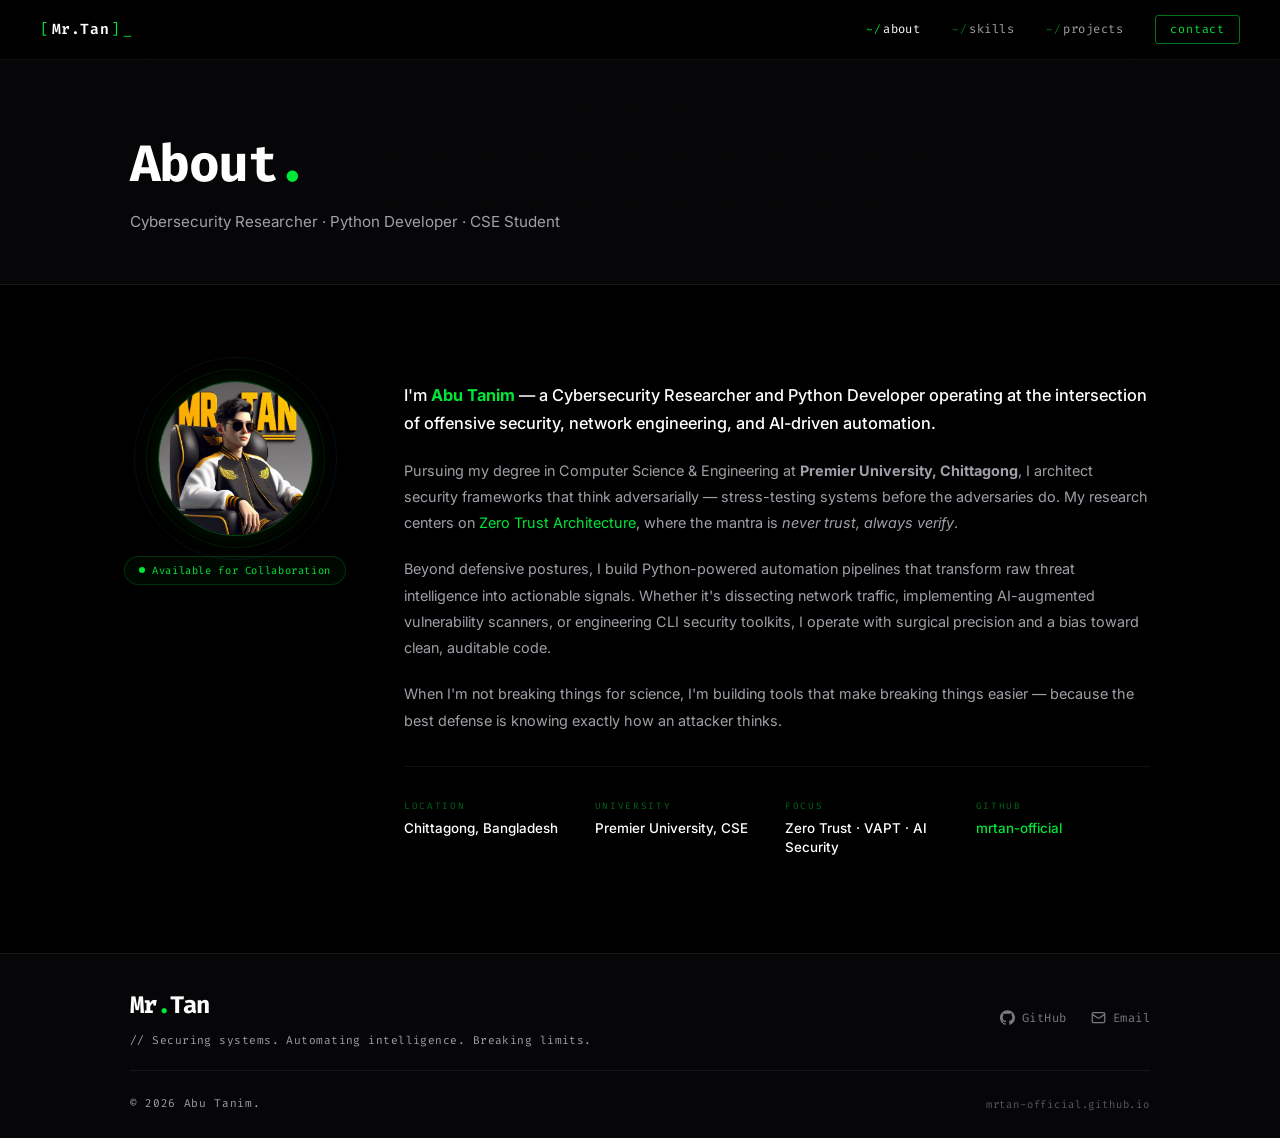
<file: about.html>
<!DOCTYPE html>
<html lang="en">
<head>
  <meta charset="UTF-8"/>
  <meta name="viewport" content="width=device-width,initial-scale=1.0"/>
  <title>About — Mr. Tan</title>
  <link rel="preconnect" href="https://fonts.googleapis.com"/>
  <link rel="preconnect" href="https://fonts.gstatic.com" crossorigin/>
  <link href="https://fonts.googleapis.com/css2?family=Fira+Code:wght@300;400;500;600;700&family=Inter:wght@300;400;500;600&display=swap" rel="stylesheet"/>
  <link rel="stylesheet" href="style.css"/>
  <style>
    .about-grid {
      display:grid; grid-template-columns:210px 1fr;
      gap:var(--sp-16); align-items:start;
    }
    @media(max-width:860px){ .about-grid{ grid-template-columns:1fr; gap:var(--sp-10); } }

    .avatar-frame {
      display:flex; flex-direction:column; align-items:center; gap:var(--sp-5);
      position:sticky; top:calc(60px + var(--sp-8));
    }
    .avatar-wrap { position:relative; width:155px; height:155px; margin:0 auto; }
    .avatar-ring {
      position:absolute; inset:-12px; border-radius:50%;
      border:1px solid rgba(0,230,57,.12); animation:spinRing 14s linear infinite; pointer-events:none;
    }
    .avatar-ring-2 { inset:-24px; border-color:rgba(56,189,248,.08); animation-duration:22s; animation-direction:reverse; }
    @keyframes spinRing{ to{transform:rotate(360deg)} }
    .avatar-img {
      position:relative; z-index:1; border-radius:50%;
      object-fit:cover; display:block; width:155px; height:155px;
      border:1.5px solid rgba(0,230,57,.35);
      box-shadow:0 0 28px rgba(0,230,57,.07),0 0 0 8px rgba(0,230,57,.02);
    }
    .status-badge {
      font-family:var(--font-mono); font-size:.65rem; color:var(--neon);
      border:1px solid rgba(0,230,57,.18); background:rgba(0,230,57,.03);
      padding:5px 14px; border-radius:20px; letter-spacing:.06em;
      display:flex; align-items:center; gap:7px; white-space:nowrap;
    }
    .status-dot {
      width:6px; height:6px; background:var(--neon); border-radius:50%; flex-shrink:0;
      animation:pdot 2s ease-in-out infinite;
    }
    @keyframes pdot{0%,100%{box-shadow:0 0 0 0 rgba(0,230,57,.5)}50%{box-shadow:0 0 0 4px rgba(0,230,57,0)}}

    .about-lead { font-size:1.02rem; font-weight:500; color:var(--text-primary); margin-bottom:var(--sp-5); line-height:1.75; }
    .about-body { font-size:.9rem; color:var(--text-secondary); margin-bottom:var(--sp-5); line-height:1.82; }

    .meta-grid {
      display:grid; grid-template-columns:repeat(auto-fit,minmax(140px,1fr));
      gap:var(--sp-4); margin-top:var(--sp-8); padding-top:var(--sp-8);
      border-top:1px solid var(--border);
    }
    .meta-item { display:flex; flex-direction:column; gap:5px; }
    .meta-label { font-family:var(--font-mono); font-size:.58rem; letter-spacing:.18em; color:var(--neon); opacity:.45; text-transform:uppercase; }
    .meta-val { font-size:.84rem; color:var(--text-primary); font-weight:500; line-height:1.4; }
  </style>
</head>
<body>
  <div class="scanlines" aria-hidden="true"></div>

  <nav class="nav" id="nav">
    <a href="index.html" class="nav__logo">
      <span class="nav__logo-bracket">[</span><span class="nav__logo-text">Mr.Tan</span><span class="nav__logo-bracket">]</span><span class="nav__logo-cursor">_</span>
    </a>
    <button class="nav__hamburger" id="hamburger" aria-label="Toggle menu" aria-expanded="false">
      <span></span><span></span><span></span>
    </button>
    <ul class="nav__links" id="nav-links">
      <li><a href="about.html"    class="nav__link active"><span class="nav__link-prefix">~/</span>about</a></li>
      <li><a href="skills.html"   class="nav__link"><span class="nav__link-prefix">~/</span>skills</a></li>
      <li><a href="projects.html" class="nav__link"><span class="nav__link-prefix">~/</span>projects</a></li>
      <li><a href="contact.html"  class="nav__link nav__link--cta">contact</a></li>
    </ul>
  </nav>

  <div class="page">
    <!-- Page hero -->
    <div class="page-hero">
      <div class="page-hero__bg" aria-hidden="true"></div>
      <div class="container">
        <span class="page-hero__eyebrow"></span>
        <h1 class="page-hero__title">About<span class="accent">.</span></h1>
        <p class="page-hero__sub">Cybersecurity Researcher · Python Developer · CSE Student</p>
      </div>
    </div>

    <section class="section">
      <div class="container">
        <div class="about-grid">
          <!-- Avatar -->
          <div class="reveal">
            <div class="avatar-frame">
              <div class="avatar-wrap">
                <img src="assets/images/profile.jpg" alt="Abu Tanim" class="avatar-img"/>
                <div class="avatar-ring"></div>
                <div class="avatar-ring avatar-ring-2"></div>
              </div>
              <div class="status-badge">
                <span class="status-dot"></span>Available for Collaboration
              </div>
            </div>
          </div>

          <!-- Content -->
          <div class="reveal">
            <p class="about-lead">
              I'm <strong class="accent">Abu Tanim</strong> — a Cybersecurity Researcher and Python Developer operating at the intersection of offensive security, network engineering, and AI-driven automation.
            </p>
            <p class="about-body">
              Pursuing my degree in Computer Science &amp; Engineering at <strong>Premier University, Chittagong</strong>, I architect security frameworks that think adversarially — stress-testing systems before the adversaries do. My research centers on <span class="accent">Zero Trust Architecture</span>, where the mantra is <em>never trust, always verify</em>.
            </p>
            <p class="about-body">
              Beyond defensive postures, I build Python-powered automation pipelines that transform raw threat intelligence into actionable signals. Whether it's dissecting network traffic, implementing AI-augmented vulnerability scanners, or engineering CLI security toolkits, I operate with surgical precision and a bias toward clean, auditable code.
            </p>
            <p class="about-body">
              When I'm not breaking things for science, I'm building tools that make breaking things easier — because the best defense is knowing exactly how an attacker thinks.
            </p>

            <div class="meta-grid">
              <div class="meta-item">
                <span class="meta-label">Location</span>
                <span class="meta-val">Chittagong, Bangladesh</span>
              </div>
              <div class="meta-item">
                <span class="meta-label">University</span>
                <span class="meta-val">Premier University, CSE</span>
              </div>
              <div class="meta-item">
                <span class="meta-label">Focus</span>
                <span class="meta-val">Zero Trust · VAPT · AI Security</span>
              </div>
              <div class="meta-item">
                <span class="meta-label">GitHub</span>
                <span class="meta-val"><a href="https://github.com/mrtan-official" style="color:var(--neon);text-decoration:none;" target="_blank">mrtan-official</a></span>
              </div>
            </div>
          </div>
        </div>
      </div>
    </section>

    <!-- Footer -->
    <footer class="footer" id="contact-footer">
      <div class="container">
        <div class="footer__top">
          <div>
            <div class="footer__logo">Mr<span class="accent">.</span>Tan</div>
            <p class="footer__tagline">// Securing systems. Automating intelligence. Breaking limits.</p>
          </div>
          <div class="footer__links">
            <a href="https://github.com/mrtan-official" class="footer__social" target="_blank">
              <svg class="social-icon" viewBox="0 0 24 24" fill="currentColor"><path d="M12 .297c-6.63 0-12 5.373-12 12 0 5.303 3.438 9.8 8.205 11.385.6.113.82-.258.82-.577 0-.285-.01-1.04-.015-2.04-3.338.724-4.042-1.61-4.042-1.61C4.422 18.07 3.633 17.7 3.633 17.7c-1.087-.744.084-.729.084-.729 1.205.084 1.838 1.236 1.838 1.236 1.07 1.835 2.809 1.305 3.495.998.108-.776.417-1.305.76-1.605-2.665-.3-5.466-1.332-5.466-5.93 0-1.31.465-2.38 1.235-3.22-.135-.303-.54-1.523.105-3.176 0 0 1.005-.322 3.3 1.23.96-.267 1.98-.399 3-.405 1.02.006 2.04.138 3 .405 2.28-1.552 3.285-1.23 3.285-1.23.645 1.653.24 2.873.12 3.176.765.84 1.23 1.91 1.23 3.22 0 4.61-2.805 5.625-5.475 5.92.42.36.81 1.096.81 2.22 0 1.606-.015 2.896-.015 3.286 0 .315.21.69.825.57C20.565 22.092 24 17.592 24 12.297c0-6.627-5.373-12-12-12"/></svg>
              GitHub
            </a>
            <a href="mailto:mrtanvai@gmail.com" class="footer__social">
              <svg class="social-icon" viewBox="0 0 24 24" fill="none" stroke="currentColor" stroke-width="2"><rect x="2" y="4" width="20" height="16" rx="2"/><path d="m22 7-8.97 5.7a1.94 1.94 0 0 1-2.06 0L2 7"/></svg>
              Email
            </a>
          </div>
        </div>
        <div class="footer__bottom">
          <span class="footer__copy">&copy; 2026 Abu Tanim.</span>
          <span class="footer__version"> mrtan-official.github.io</span>
        </div>
      </div>
    </footer>
  </div>

  <script src="nav.js"></script>
  <script src="reveal.js"></script>
</body>
</html>
</file>
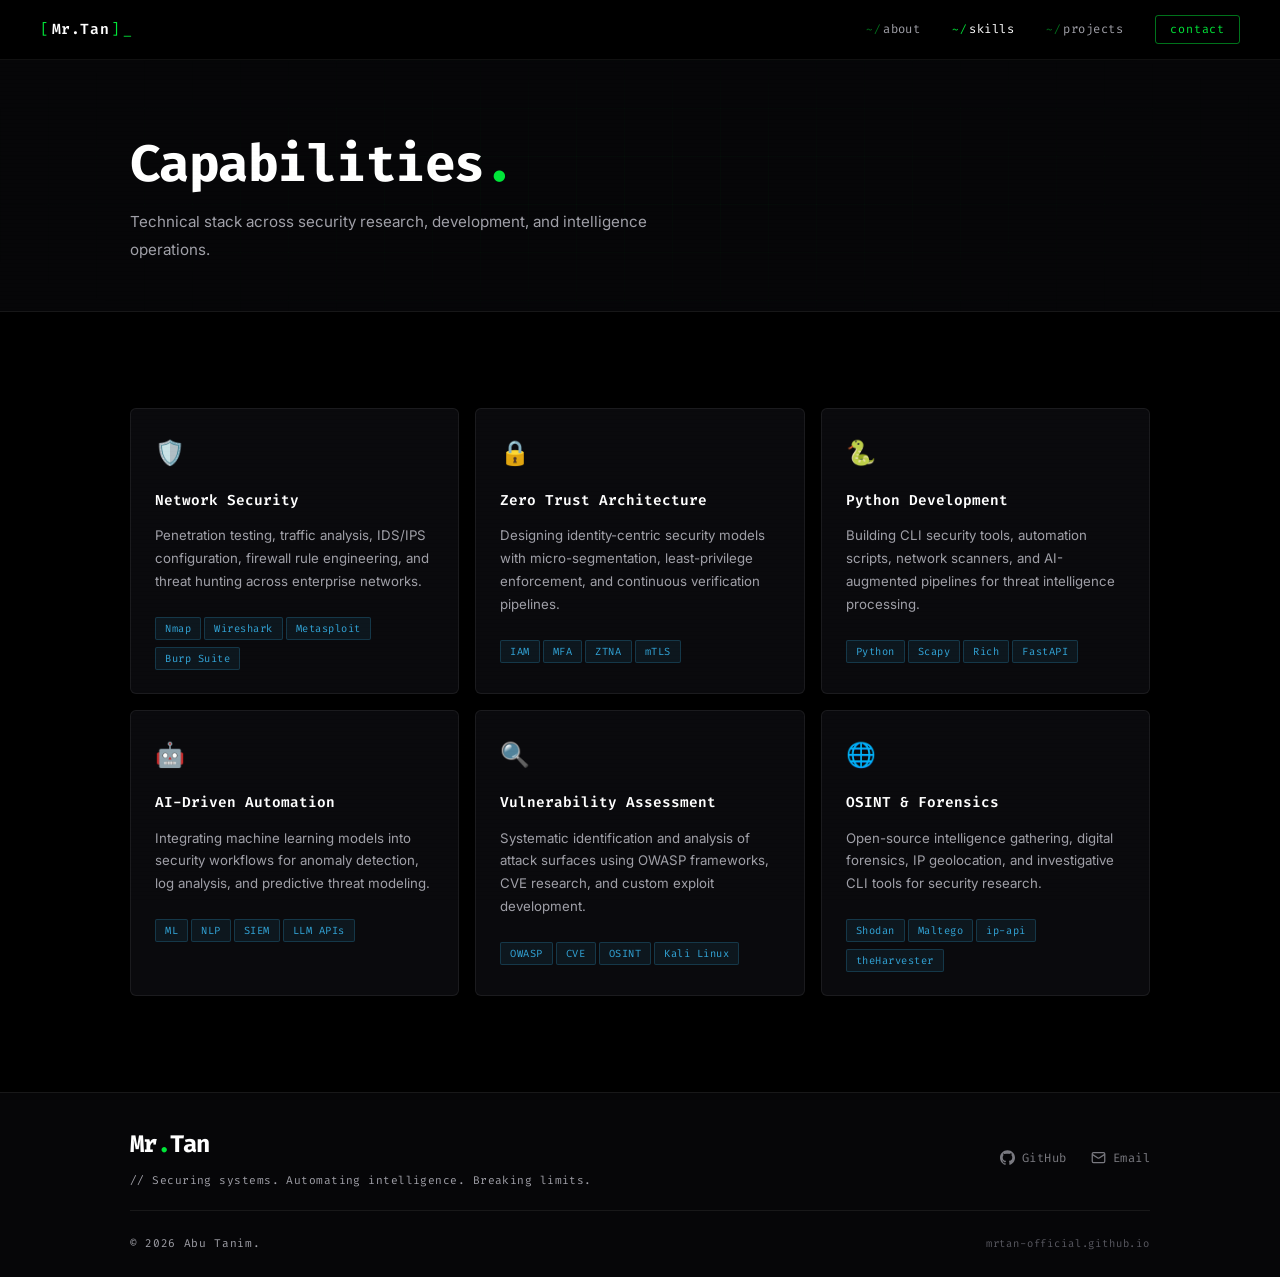
<file: skills.html>
<!DOCTYPE html>
<html lang="en">
<head>
  <meta charset="UTF-8"/>
  <meta name="viewport" content="width=device-width,initial-scale=1.0"/>
  <title>Skills — Mr. Tan</title>
  <link rel="preconnect" href="https://fonts.googleapis.com"/>
  <link rel="preconnect" href="https://fonts.gstatic.com" crossorigin/>
  <link href="https://fonts.googleapis.com/css2?family=Fira+Code:wght@300;400;500;600;700&family=Inter:wght@300;400;500;600&display=swap" rel="stylesheet"/>
  <link rel="stylesheet" href="style.css"/>
  <style>
    .skills-grid {
      display:grid; grid-template-columns:repeat(auto-fill,minmax(300px,1fr)); gap:var(--sp-4);
    }
    .skill-card {
      background:var(--bg-card); border:1px solid var(--border);
      border-radius:var(--radius-md); padding:var(--sp-6) var(--sp-6) var(--sp-5);
      transition:border-color var(--ease-std),transform var(--ease-std),box-shadow var(--ease-std);
      position:relative; overflow:hidden; cursor:default;
    }
    .skill-card::after {
      content:''; position:absolute; inset:0;
      background:linear-gradient(135deg,var(--neon-subtle) 0%,transparent 55%);
      opacity:0; transition:opacity var(--ease-std); pointer-events:none;
    }
    .skill-card:hover { border-color:rgba(0,230,57,.2); transform:translateY(-2px); box-shadow:0 8px 32px rgba(0,0,0,.3); }
    .skill-card:hover::after { opacity:1; }

    .skill-card__icon { font-size:1.5rem; margin-bottom:var(--sp-4); display:block; position:relative; z-index:1; }
    .skill-card__title { font-family:var(--font-mono); font-size:.9rem; font-weight:600; color:var(--text-primary); margin-bottom:var(--sp-3); position:relative; z-index:1; }
    .skill-card__desc { font-size:.83rem; color:var(--text-secondary); line-height:1.72; margin-bottom:var(--sp-5); position:relative; z-index:1; }
  </style>
</head>
<body>
  <div class="scanlines" aria-hidden="true"></div>

  <nav class="nav" id="nav">
    <a href="index.html" class="nav__logo">
      <span class="nav__logo-bracket">[</span><span class="nav__logo-text">Mr.Tan</span><span class="nav__logo-bracket">]</span><span class="nav__logo-cursor">_</span>
    </a>
    <button class="nav__hamburger" id="hamburger" aria-label="Toggle menu" aria-expanded="false">
      <span></span><span></span><span></span>
    </button>
    <ul class="nav__links" id="nav-links">
      <li><a href="about.html"    class="nav__link"><span class="nav__link-prefix">~/</span>about</a></li>
      <li><a href="skills.html"   class="nav__link active"><span class="nav__link-prefix">~/</span>skills</a></li>
      <li><a href="projects.html" class="nav__link"><span class="nav__link-prefix">~/</span>projects</a></li>
      <li><a href="contact.html"  class="nav__link nav__link--cta">contact</a></li>
    </ul>
  </nav>

  <div class="page">
    <div class="page-hero">
      <div class="page-hero__bg" aria-hidden="true"></div>
      <div class="container">
        <span class="page-hero__eyebrow"></span>
        <h1 class="page-hero__title">Capabilities<span class="accent">.</span></h1>
        <p class="page-hero__sub">Technical stack across security research, development, and intelligence operations.</p>
      </div>
    </div>

    <section class="section">
      <div class="container">
        <div class="skills-grid">
          <div class="skill-card reveal">
            <span class="skill-card__icon">🛡️</span>
            <h2 class="skill-card__title">Network Security</h2>
            <p class="skill-card__desc">Penetration testing, traffic analysis, IDS/IPS configuration, firewall rule engineering, and threat hunting across enterprise networks.</p>
            <div><span class="tag">Nmap</span><span class="tag">Wireshark</span><span class="tag">Metasploit</span><span class="tag">Burp Suite</span></div>
          </div>

          <div class="skill-card reveal">
            <span class="skill-card__icon">🔒</span>
            <h2 class="skill-card__title">Zero Trust Architecture</h2>
            <p class="skill-card__desc">Designing identity-centric security models with micro-segmentation, least-privilege enforcement, and continuous verification pipelines.</p>
            <div><span class="tag">IAM</span><span class="tag">MFA</span><span class="tag">ZTNA</span><span class="tag">mTLS</span></div>
          </div>

          <div class="skill-card reveal">
            <span class="skill-card__icon">🐍</span>
            <h2 class="skill-card__title">Python Development</h2>
            <p class="skill-card__desc">Building CLI security tools, automation scripts, network scanners, and AI-augmented pipelines for threat intelligence processing.</p>
            <div><span class="tag">Python</span><span class="tag">Scapy</span><span class="tag">Rich</span><span class="tag">FastAPI</span></div>
          </div>

          <div class="skill-card reveal">
            <span class="skill-card__icon">🤖</span>
            <h2 class="skill-card__title">AI-Driven Automation</h2>
            <p class="skill-card__desc">Integrating machine learning models into security workflows for anomaly detection, log analysis, and predictive threat modeling.</p>
            <div><span class="tag">ML</span><span class="tag">NLP</span><span class="tag">SIEM</span><span class="tag">LLM APIs</span></div>
          </div>

          <div class="skill-card reveal">
            <span class="skill-card__icon">🔍</span>
            <h2 class="skill-card__title">Vulnerability Assessment</h2>
            <p class="skill-card__desc">Systematic identification and analysis of attack surfaces using OWASP frameworks, CVE research, and custom exploit development.</p>
            <div><span class="tag">OWASP</span><span class="tag">CVE</span><span class="tag">OSINT</span><span class="tag">Kali Linux</span></div>
          </div>

          <div class="skill-card reveal">
            <span class="skill-card__icon">🌐</span>
            <h2 class="skill-card__title">OSINT &amp; Forensics</h2>
            <p class="skill-card__desc">Open-source intelligence gathering, digital forensics, IP geolocation, and investigative CLI tools for security research.</p>
            <div><span class="tag">Shodan</span><span class="tag">Maltego</span><span class="tag">ip-api</span><span class="tag">theHarvester</span></div>
          </div>
        </div>
      </div>
    </section>

    <footer class="footer">
      <div class="container">
        <div class="footer__top">
          <div>
            <div class="footer__logo">Mr<span class="accent">.</span>Tan</div>
            <p class="footer__tagline">// Securing systems. Automating intelligence. Breaking limits.</p>
          </div>
          <div class="footer__links">
            <a href="https://github.com/mrtan-official" class="footer__social" target="_blank">
              <svg class="social-icon" viewBox="0 0 24 24" fill="currentColor"><path d="M12 .297c-6.63 0-12 5.373-12 12 0 5.303 3.438 9.8 8.205 11.385.6.113.82-.258.82-.577 0-.285-.01-1.04-.015-2.04-3.338.724-4.042-1.61-4.042-1.61C4.422 18.07 3.633 17.7 3.633 17.7c-1.087-.744.084-.729.084-.729 1.205.084 1.838 1.236 1.838 1.236 1.07 1.835 2.809 1.305 3.495.998.108-.776.417-1.305.76-1.605-2.665-.3-5.466-1.332-5.466-5.93 0-1.31.465-2.38 1.235-3.22-.135-.303-.54-1.523.105-3.176 0 0 1.005-.322 3.3 1.23.96-.267 1.98-.399 3-.405 1.02.006 2.04.138 3 .405 2.28-1.552 3.285-1.23 3.285-1.23.645 1.653.24 2.873.12 3.176.765.84 1.23 1.91 1.23 3.22 0 4.61-2.805 5.625-5.475 5.92.42.36.81 1.096.81 2.22 0 1.606-.015 2.896-.015 3.286 0 .315.21.69.825.57C20.565 22.092 24 17.592 24 12.297c0-6.627-5.373-12-12-12"/></svg>
              GitHub
            </a>
            <a href="mailto:mrtanvai@gmail.com" class="footer__social">
              <svg class="social-icon" viewBox="0 0 24 24" fill="none" stroke="currentColor" stroke-width="2"><rect x="2" y="4" width="20" height="16" rx="2"/><path d="m22 7-8.97 5.7a1.94 1.94 0 0 1-2.06 0L2 7"/></svg>
              Email
            </a>
          </div>
        </div>
        <div class="footer__bottom">
          <span class="footer__copy">&copy; 2026 Abu Tanim.</span>
          <span class="footer__version">mrtan-official.github.io</span>
        </div>
      </div>
    </footer>
  </div>

  <script src="nav.js"></script>
  <script src="reveal.js"></script>
</body>
</html>
</file>
<file: style.css>
/* =============================================
   MR. TAN — SHARED STYLESHEET v4.0
   ============================================= */

*, *::before, *::after { box-sizing: border-box; margin: 0; padding: 0; }

:root {
  --bg-base:      #000000;
  --bg-surface:   #060608;
  --bg-elevated:  #0e0e12;
  --bg-overlay:   #09090c;
  --bg-card:      #0a0a0d;

  --neon:         #00e639;
  --neon-bright:  #00ff44;
  --neon-subtle:  rgba(0,230,57,0.06);
  --cyber:        #38bdf8;
  --cyber-dim:    rgba(56,189,248,0.85);

  --text-primary:   #ffffff;
  --text-secondary: #a0a0a8;
  --text-tertiary:  #585860;
  --text-muted:     #383840;

  --border:        rgba(255,255,255,0.07);
  --border-accent: rgba(0,230,57,0.2);

  --font-mono: 'Fira Code', 'SF Mono', monospace;
  --font-body: 'Inter', system-ui, sans-serif;

  --sp-1:.25rem; --sp-2:.5rem;  --sp-3:.75rem; --sp-4:1rem;
  --sp-5:1.25rem;--sp-6:1.5rem; --sp-8:2rem;   --sp-10:2.5rem;
  --sp-12:3rem;  --sp-16:4rem;  --sp-20:5rem;  --sp-24:6rem;

  --radius-sm:3px; --radius-md:6px; --radius-lg:10px;
  --ease-fast:120ms cubic-bezier(.25,0,.3,1);
  --ease-std: 240ms cubic-bezier(.25,0,.3,1);
  --ease-slow:420ms cubic-bezier(.25,0,.3,1);
}

html { scroll-behavior:smooth; font-size:16px; }
body {
  background:var(--bg-base); color:var(--text-primary);
  font-family:var(--font-body); line-height:1.65;
  overflow-x:hidden; -webkit-font-smoothing:antialiased;
}
::selection { background:rgba(0,230,57,.2); color:#000; }

.accent { color:var(--neon); }

.container { max-width:1100px; margin:0 auto; padding:0 var(--sp-10); }
@media(max-width:640px){ .container{ padding:0 var(--sp-6); } }

/* === SCANLINES === */
.scanlines {
  position:fixed; inset:0; z-index:9999; pointer-events:none;
  background:repeating-linear-gradient(to bottom,transparent 0,transparent 3px,rgba(0,0,0,.018) 3px,rgba(0,0,0,.018) 4px);
  opacity:.45;
}

/* === NAV === */
.nav {
  position:fixed; top:0; left:0; right:0; z-index:1000;
  display:flex; align-items:center; justify-content:space-between;
  padding:0 var(--sp-10); height:60px;
  background:rgba(0,0,0,.92);
  backdrop-filter:blur(24px) saturate(180%);
  -webkit-backdrop-filter:blur(24px) saturate(180%);
  border-bottom:1px solid var(--border);
  transition:border-color var(--ease-std), box-shadow var(--ease-std);
}
.nav.scrolled {
  border-bottom-color:rgba(0,230,57,.12);
  box-shadow:0 1px 0 rgba(0,230,57,.05),0 8px 40px rgba(0,0,0,.6);
}
.nav__logo {
  font-family:var(--font-mono); font-size:.92rem; font-weight:600;
  letter-spacing:.04em; color:var(--text-primary);
  text-decoration:none; display:flex; align-items:center; gap:2px;
}
.nav__logo-bracket { color:var(--neon); font-weight:400; }
.nav__logo-cursor  { color:var(--neon); animation:blink 1.2s step-end infinite; font-weight:300; }

.nav__links { display:flex; list-style:none; gap:var(--sp-8); align-items:center; }
.nav__link {
  font-family:var(--font-mono); font-size:.76rem;
  color:var(--text-secondary); text-decoration:none;
  transition:color var(--ease-fast); letter-spacing:.04em;
  display:flex; align-items:center; gap:2px;
}
.nav__link-prefix { color:var(--neon); opacity:.5; transition:opacity var(--ease-fast); font-size:.68rem; }
.nav__link:hover   { color:#fff; }
.nav__link:hover .nav__link-prefix { opacity:1; }
.nav__link.active  { color:#fff; }
.nav__link.active .nav__link-prefix { opacity:1; }

.nav__link--cta {
  border:1px solid rgba(0,230,57,.5); color:var(--neon);
  padding:4px 14px; border-radius:var(--radius-sm);
  font-size:.73rem; letter-spacing:.07em;
  transition:background var(--ease-fast),color var(--ease-fast),box-shadow var(--ease-fast);
}
.nav__link--cta:hover { background:var(--neon); color:#000; box-shadow:0 0 24px rgba(0,230,57,.3); }

.nav__hamburger { display:none; flex-direction:column; gap:5px; background:none; border:none; cursor:pointer; padding:var(--sp-1); }
.nav__hamburger span { display:block; width:20px; height:1.5px; background:var(--text-secondary); transition:transform var(--ease-std),opacity var(--ease-std),background var(--ease-fast); }
.nav__hamburger:hover span { background:var(--neon); }
.nav__hamburger.open span:nth-child(1){ transform:translateY(6.5px) rotate(45deg); background:var(--neon); }
.nav__hamburger.open span:nth-child(2){ opacity:0; }
.nav__hamburger.open span:nth-child(3){ transform:translateY(-6.5px) rotate(-45deg); background:var(--neon); }

@media(max-width:768px){
  .nav{ padding:0 var(--sp-6); }
  .nav__hamburger{ display:flex; }
  .nav__links {
    position:absolute; top:100%; left:0; right:0;
    flex-direction:column; background:rgba(0,0,0,.98);
    backdrop-filter:blur(24px); border-bottom:1px solid var(--border);
    padding:var(--sp-6) var(--sp-6) var(--sp-8); gap:var(--sp-5);
    transform:translateY(-110%); transition:transform var(--ease-std); pointer-events:none;
  }
  .nav__links.open{ transform:translateY(0); pointer-events:auto; }
}

/* === PAGE WRAPPER === */
.page { padding-top:60px; min-height:100vh; }

/* === SECTION SHARED === */
.section { padding:var(--sp-24) 0; }
.section + .section { border-top:1px solid var(--border); }

.section__header { margin-bottom:var(--sp-12); }
.section__eyebrow {
  display:block; font-family:var(--font-mono); font-size:.68rem;
  color:var(--neon); letter-spacing:.22em; margin-bottom:var(--sp-3); opacity:.65;
}
.section__title {
  font-family:var(--font-mono); font-size:clamp(1.75rem,3.5vw,2.5rem);
  font-weight:700; color:#fff; letter-spacing:-.03em; line-height:1.1;
}

/* === PAGE HERO (non-home) === */
.page-hero {
  padding:var(--sp-16) 0 var(--sp-12);
  border-bottom:1px solid var(--border);
  background:var(--bg-surface);
  position:relative; overflow:hidden;
}
.page-hero__bg {
  position:absolute; inset:0; pointer-events:none;
  background-image:linear-gradient(rgba(0,230,57,.025) 1px,transparent 1px),linear-gradient(90deg,rgba(0,230,57,.025) 1px,transparent 1px);
  background-size:48px 48px;
  mask-image:radial-gradient(ellipse 80% 100% at center,black 10%,transparent 75%);
  -webkit-mask-image:radial-gradient(ellipse 80% 100% at center,black 10%,transparent 75%);
}
.page-hero__eyebrow {
  font-family:var(--font-mono); font-size:.68rem;
  color:var(--neon); letter-spacing:.22em; opacity:.7;
  display:block; margin-bottom:var(--sp-3);
}
.page-hero__title {
  font-family:var(--font-mono); font-size:clamp(2rem,5vw,3.2rem);
  font-weight:700; color:#fff; letter-spacing:-.03em; line-height:1.1;
  margin-bottom:var(--sp-4);
}
.page-hero__sub {
  font-size:.95rem; color:var(--text-secondary);
  max-width:520px; line-height:1.8;
}

/* === TAGS === */
.tag {
  display:inline-block; font-family:var(--font-mono); font-size:.65rem;
  color:var(--cyber-dim); background:rgba(56,189,248,.07);
  border:1px solid rgba(56,189,248,.2); padding:2px 9px;
  border-radius:2px; margin:3px 3px 3px 0; letter-spacing:.05em;
}

/* === PROJECT CARDS === */
.project-card {
  position:relative; background:var(--bg-card);
  border:1px solid var(--border); border-radius:var(--radius-md);
  padding:var(--sp-6); display:flex; flex-direction:column;
  transition:border-color var(--ease-std),transform var(--ease-std),box-shadow var(--ease-std);
  overflow:hidden;
}
.project-card::before {
  content:''; position:absolute; top:0; left:0; right:0; height:1px;
  background:linear-gradient(90deg,transparent 5%,rgba(0,230,57,.55) 50%,transparent 95%);
  opacity:0; transition:opacity var(--ease-std);
}
.project-card:hover { border-color:rgba(0,230,57,.22); transform:translateY(-3px); box-shadow:0 16px 48px rgba(0,0,0,.6); }
.project-card:hover::before { opacity:1; }
.project-card--featured { border-color:rgba(0,230,57,.14); background:var(--bg-overlay); }
.project-card--featured::before { opacity:.7; }

.project-card__header { display:flex; justify-content:space-between; align-items:center; margin-bottom:var(--sp-5); }
.project-card__number { font-family:var(--font-mono); font-size:.66rem; color:var(--text-muted); letter-spacing:.14em; }
.project-card__status { font-family:var(--font-mono); font-size:.63rem; color:var(--text-tertiary); letter-spacing:.08em; }
.project-card__status--active   { color:var(--neon); opacity:.85; }
.project-card__status--indev    { color:#f59e0b; opacity:.9; }
.project-card__status--research { color:var(--cyber); opacity:.85; }

.project-card__title {
  font-family:var(--font-mono); font-size:.98rem; font-weight:600;
  color:#fff; margin-bottom:var(--sp-3);
  line-height:1.3; letter-spacing:-.01em;
}
.project-card__desc {
  font-size:.84rem; color:var(--text-secondary);
  line-height:1.78; margin-bottom:var(--sp-5); flex:1;
}
.project-card__tech { margin-bottom:var(--sp-5); }
.project-card__links { display:flex; gap:var(--sp-4); flex-wrap:wrap; margin-top:auto; }

.project-link {
  font-family:var(--font-mono); font-size:.73rem; color:var(--neon);
  text-decoration:none; display:flex; align-items:center; gap:5px;
  opacity:.7; transition:opacity var(--ease-fast),gap var(--ease-fast);
  letter-spacing:.03em;
}
.project-link:hover { opacity:1; gap:9px; }
.link-arrow { transition:transform var(--ease-fast); font-size:.85rem; }
.project-link:hover .link-arrow { transform:translateX(2px); }

.project-card--ghost {
  border-style:dashed; border-color:var(--border);
  min-height:180px; align-items:center; justify-content:center;
}
.project-card--ghost:hover { border-color:rgba(0,230,57,.14); transform:none; box-shadow:none; }
.project-card--ghost::before { display:none; }
.project-card__ghost-content { text-align:center; color:var(--text-muted); font-family:var(--font-mono); font-size:.78rem; }
.ghost-icon { display:block; font-size:1.5rem; color:var(--neon); opacity:.2; margin-bottom:var(--sp-3); font-weight:300; }

/* === FOOTER === */
.footer {
  border-top:1px solid var(--border); background:var(--bg-surface);
  padding:var(--sp-8) 0 var(--sp-6);
}
.footer__top {
  display:flex; justify-content:space-between; align-items:center;
  gap:var(--sp-6); margin-bottom:var(--sp-5); flex-wrap:wrap;
}
.footer__logo { font-family:var(--font-mono); font-size:1.5rem; font-weight:700; color:#fff; letter-spacing:-.03em; margin-bottom:var(--sp-2); }
.footer__tagline { font-family:var(--font-mono); font-size:.7rem; color:var(--text-secondary); letter-spacing:.04em; line-height:1.5; }
.footer__links { display:flex; gap:var(--sp-6); flex-wrap:wrap; align-items:center; }
.footer__social {
  display:flex; align-items:center; gap:7px; font-family:var(--font-mono);
  font-size:.76rem; color:var(--text-secondary); text-decoration:none;
  opacity:.75; transition:color var(--ease-fast),opacity var(--ease-fast); letter-spacing:.04em;
}
.footer__social:hover { color:var(--neon); opacity:1; }
.social-icon { width:15px; height:15px; flex-shrink:0; }
.footer__bottom {
  display:flex; justify-content:space-between; align-items:center;
  flex-wrap:wrap; gap:var(--sp-4); padding-top:var(--sp-6); border-top:1px solid var(--border);
}
.footer__copy {
  font-family:var(--font-mono); font-size:.7rem;
  color:var(--text-secondary); letter-spacing:.06em;
}
.footer__version {
  font-family:var(--font-mono); font-size:.66rem;
  color:var(--text-tertiary); letter-spacing:.08em;
}

/* === REVEAL === */
.reveal { opacity:0; transform:translateY(14px); transition:opacity .5s ease,transform .5s ease; }
.reveal.revealed { opacity:1; transform:translateY(0); }

/* === BLINK === */
.blink { animation:blink 1s step-end infinite; }
@keyframes blink { 0%,100%{opacity:1} 50%{opacity:0} }

/* === REDUCED MOTION === */
@media(prefers-reduced-motion:reduce){
  *,*::before,*::after { animation-duration:.01ms!important; transition-duration:.01ms!important; }
}
</file>
